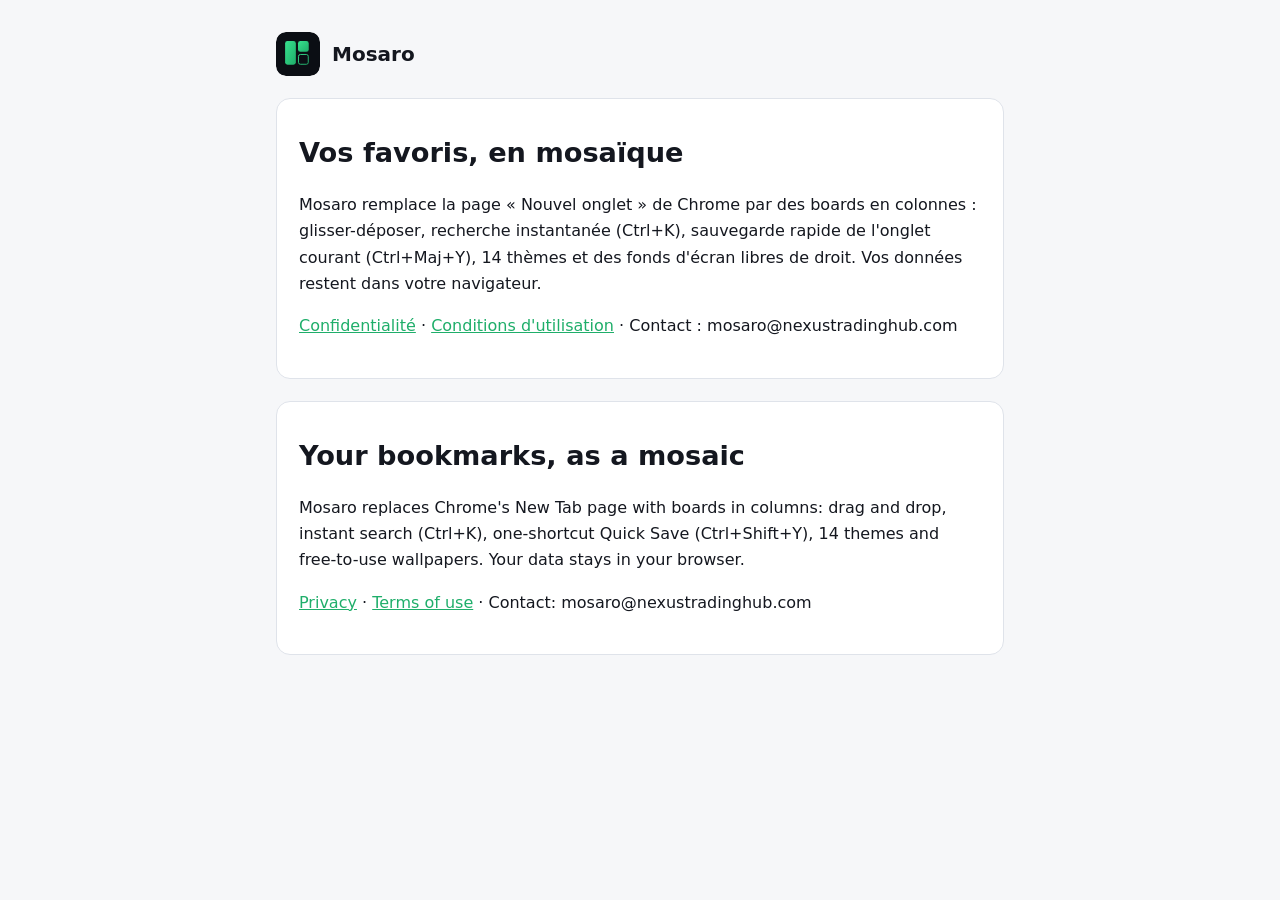
<file: index.html>
<!doctype html>
<html lang="fr">
<head>
<meta charset="utf-8">
<meta name="viewport" content="width=device-width, initial-scale=1">
<title>Mosaro — Favoris intelligents pour Chrome</title>
<meta name="description" content="Mosaro remplace la page Nouvel onglet de Chrome par un tableau de liens en colonnes : recherche, thèmes, fonds d'écran. Vos données restent dans votre navigateur.">
<link rel="stylesheet" href="style.css">
<link rel="icon" href="logo.svg" type="image/svg+xml">
</head>
<body>
<main>
<header class="site"><img src="logo.svg" alt=""><b>Mosaro</b></header>
<section lang="fr">
<h1>Vos favoris, en mosaïque</h1>
<p>Mosaro remplace la page « Nouvel onglet » de Chrome par des boards en colonnes : glisser-déposer, recherche instantanée (Ctrl+K), sauvegarde rapide de l'onglet courant (Ctrl+Maj+Y), 14 thèmes et des fonds d'écran libres de droit. Vos données restent dans votre navigateur.</p>
<p><a href="privacy.html">Confidentialité</a> · <a href="terms.html">Conditions d'utilisation</a> · Contact : mosaro@nexustradinghub.com</p>
</section>
<section lang="en">
<h1>Your bookmarks, as a mosaic</h1>
<p>Mosaro replaces Chrome's New Tab page with boards in columns: drag and drop, instant search (Ctrl+K), one-shortcut Quick Save (Ctrl+Shift+Y), 14 themes and free-to-use wallpapers. Your data stays in your browser.</p>
<p><a href="privacy.html#en">Privacy</a> · <a href="terms.html#en">Terms of use</a> · Contact: mosaro@nexustradinghub.com</p>
</section>
</main>
</body>
</html>
</file>
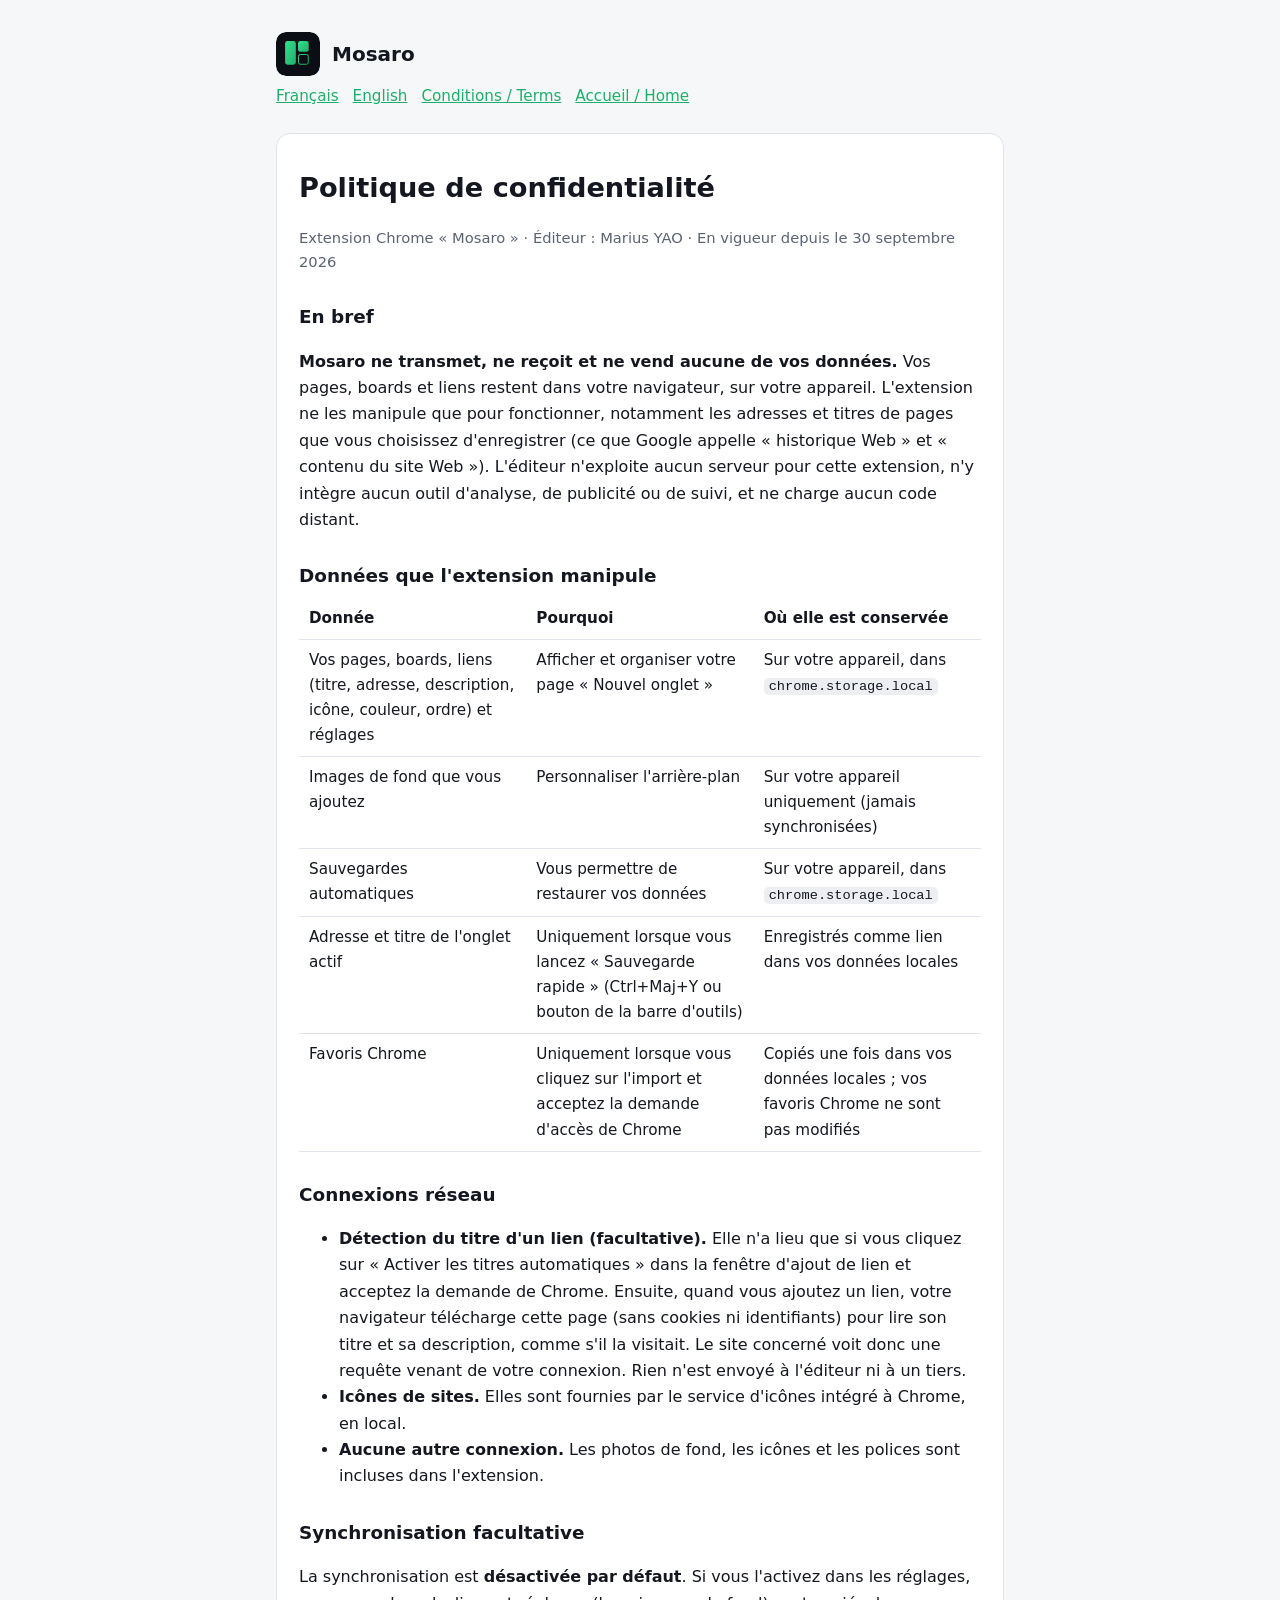
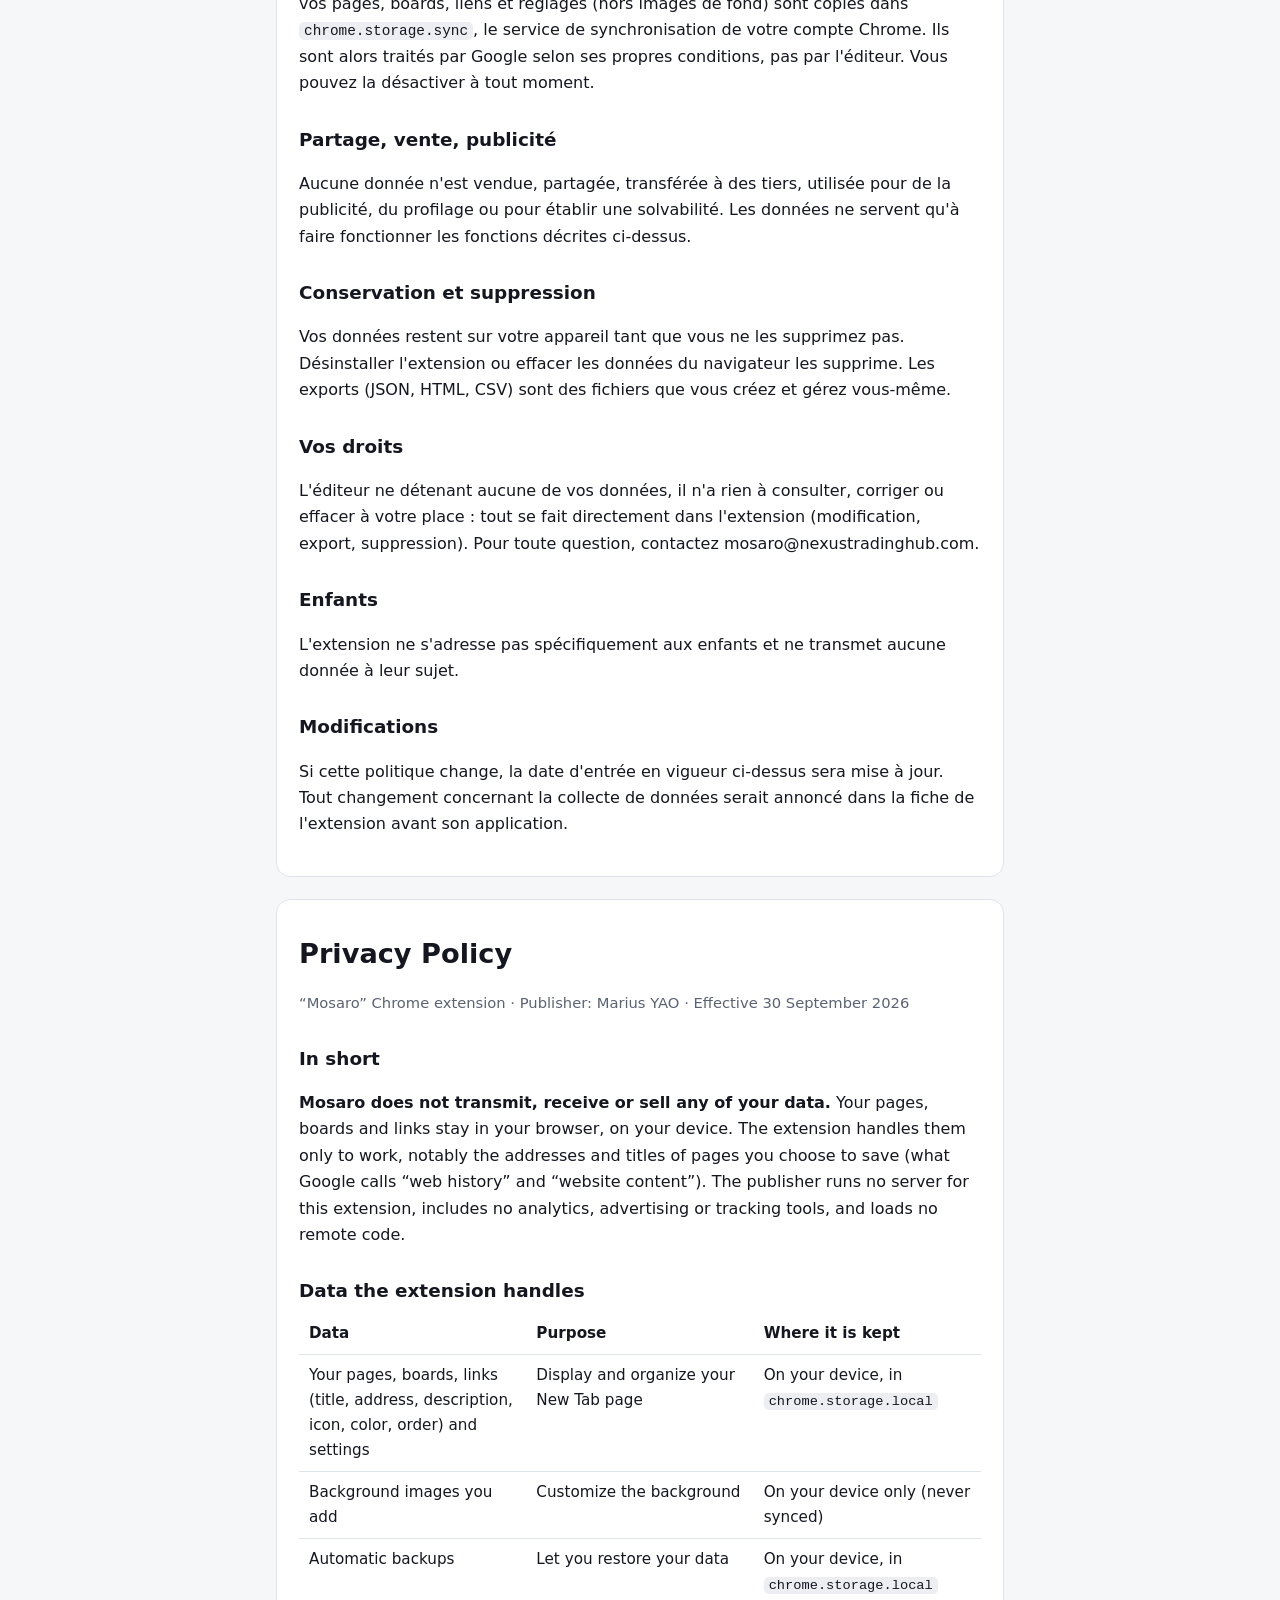
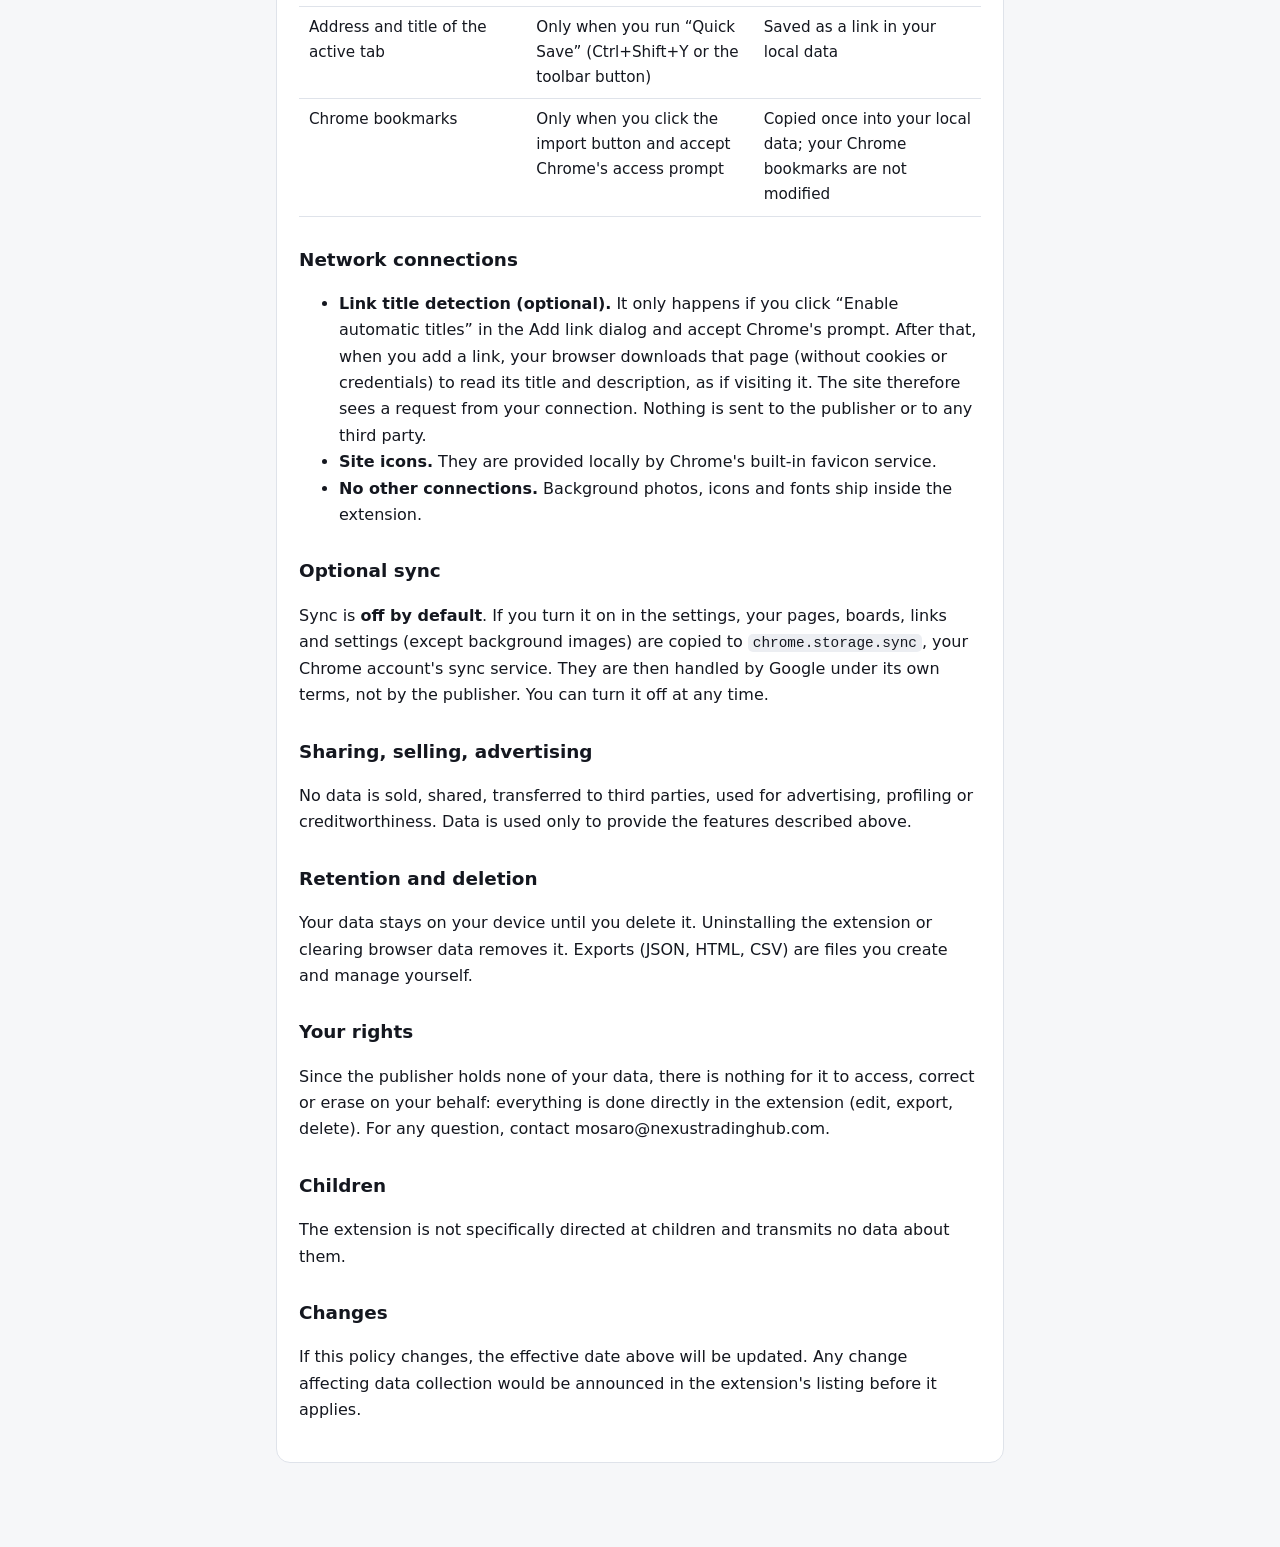
<file: privacy.html>
<!doctype html>
<html lang="fr">
<head>
<meta charset="utf-8">
<meta name="viewport" content="width=device-width, initial-scale=1">
<title>Mosaro — Politique de confidentialité / Privacy Policy</title>
<meta name="robots" content="index,follow">
<link rel="stylesheet" href="style.css">
<link rel="icon" href="logo.svg" type="image/svg+xml">
</head>
<body>
<main>
<header class="site"><img src="logo.svg" alt=""><b>Mosaro</b></header>
<nav class="lang"><a href="#fr">Français</a><a href="#en">English</a><a href="terms.html">Conditions / Terms</a><a href="index.html">Accueil / Home</a></nav>

<section id="fr" lang="fr">
<h1>Politique de confidentialité</h1>
<p class="muted">Extension Chrome « Mosaro » · Éditeur : Marius YAO · En vigueur depuis le 30 septembre 2026</p>

<h2>En bref</h2>
<p><strong>Mosaro ne transmet, ne reçoit et ne vend aucune de vos données.</strong> Vos pages, boards et liens restent dans votre navigateur, sur votre appareil. L'extension ne les manipule que pour fonctionner, notamment les adresses et titres de pages que vous choisissez d'enregistrer (ce que Google appelle « historique Web » et « contenu du site Web »). L'éditeur n'exploite aucun serveur pour cette extension, n'y intègre aucun outil d'analyse, de publicité ou de suivi, et ne charge aucun code distant.</p>

<h2>Données que l'extension manipule</h2>
<table>
<tr><th>Donnée</th><th>Pourquoi</th><th>Où elle est conservée</th></tr>
<tr><td>Vos pages, boards, liens (titre, adresse, description, icône, couleur, ordre) et réglages</td><td>Afficher et organiser votre page « Nouvel onglet »</td><td>Sur votre appareil, dans <code>chrome.storage.local</code></td></tr>
<tr><td>Images de fond que vous ajoutez</td><td>Personnaliser l'arrière-plan</td><td>Sur votre appareil uniquement (jamais synchronisées)</td></tr>
<tr><td>Sauvegardes automatiques</td><td>Vous permettre de restaurer vos données</td><td>Sur votre appareil, dans <code>chrome.storage.local</code></td></tr>
<tr><td>Adresse et titre de l'onglet actif</td><td>Uniquement lorsque vous lancez « Sauvegarde rapide » (Ctrl+Maj+Y ou bouton de la barre d'outils)</td><td>Enregistrés comme lien dans vos données locales</td></tr>
<tr><td>Favoris Chrome</td><td>Uniquement lorsque vous cliquez sur l'import et acceptez la demande d'accès de Chrome</td><td>Copiés une fois dans vos données locales ; vos favoris Chrome ne sont pas modifiés</td></tr>
</table>

<h2>Connexions réseau</h2>
<ul>
<li><strong>Détection du titre d'un lien (facultative).</strong> Elle n'a lieu que si vous cliquez sur « Activer les titres automatiques » dans la fenêtre d'ajout de lien et acceptez la demande de Chrome. Ensuite, quand vous ajoutez un lien, votre navigateur télécharge cette page (sans cookies ni identifiants) pour lire son titre et sa description, comme s'il la visitait. Le site concerné voit donc une requête venant de votre connexion. Rien n'est envoyé à l'éditeur ni à un tiers.</li>
<li><strong>Icônes de sites.</strong> Elles sont fournies par le service d'icônes intégré à Chrome, en local.</li>
<li><strong>Aucune autre connexion.</strong> Les photos de fond, les icônes et les polices sont incluses dans l'extension.</li>
</ul>

<h2>Synchronisation facultative</h2>
<p>La synchronisation est <strong>désactivée par défaut</strong>. Si vous l'activez dans les réglages, vos pages, boards, liens et réglages (hors images de fond) sont copiés dans <code>chrome.storage.sync</code>, le service de synchronisation de votre compte Chrome. Ils sont alors traités par Google selon ses propres conditions, pas par l'éditeur. Vous pouvez la désactiver à tout moment.</p>

<h2>Partage, vente, publicité</h2>
<p>Aucune donnée n'est vendue, partagée, transférée à des tiers, utilisée pour de la publicité, du profilage ou pour établir une solvabilité. Les données ne servent qu'à faire fonctionner les fonctions décrites ci-dessus.</p>

<h2>Conservation et suppression</h2>
<p>Vos données restent sur votre appareil tant que vous ne les supprimez pas. Désinstaller l'extension ou effacer les données du navigateur les supprime. Les exports (JSON, HTML, CSV) sont des fichiers que vous créez et gérez vous-même.</p>

<h2>Vos droits</h2>
<p>L'éditeur ne détenant aucune de vos données, il n'a rien à consulter, corriger ou effacer à votre place : tout se fait directement dans l'extension (modification, export, suppression). Pour toute question, contactez mosaro@nexustradinghub.com.</p>

<h2>Enfants</h2>
<p>L'extension ne s'adresse pas spécifiquement aux enfants et ne transmet aucune donnée à leur sujet.</p>

<h2>Modifications</h2>
<p>Si cette politique change, la date d'entrée en vigueur ci-dessus sera mise à jour. Tout changement concernant la collecte de données serait annoncé dans la fiche de l'extension avant son application.</p>
</section>

<section id="en" lang="en">
<h1>Privacy Policy</h1>
<p class="muted">“Mosaro” Chrome extension · Publisher: Marius YAO · Effective 30 September 2026</p>

<h2>In short</h2>
<p><strong>Mosaro does not transmit, receive or sell any of your data.</strong> Your pages, boards and links stay in your browser, on your device. The extension handles them only to work, notably the addresses and titles of pages you choose to save (what Google calls “web history” and “website content”). The publisher runs no server for this extension, includes no analytics, advertising or tracking tools, and loads no remote code.</p>

<h2>Data the extension handles</h2>
<table>
<tr><th>Data</th><th>Purpose</th><th>Where it is kept</th></tr>
<tr><td>Your pages, boards, links (title, address, description, icon, color, order) and settings</td><td>Display and organize your New Tab page</td><td>On your device, in <code>chrome.storage.local</code></td></tr>
<tr><td>Background images you add</td><td>Customize the background</td><td>On your device only (never synced)</td></tr>
<tr><td>Automatic backups</td><td>Let you restore your data</td><td>On your device, in <code>chrome.storage.local</code></td></tr>
<tr><td>Address and title of the active tab</td><td>Only when you run “Quick Save” (Ctrl+Shift+Y or the toolbar button)</td><td>Saved as a link in your local data</td></tr>
<tr><td>Chrome bookmarks</td><td>Only when you click the import button and accept Chrome's access prompt</td><td>Copied once into your local data; your Chrome bookmarks are not modified</td></tr>
</table>

<h2>Network connections</h2>
<ul>
<li><strong>Link title detection (optional).</strong> It only happens if you click “Enable automatic titles” in the Add link dialog and accept Chrome's prompt. After that, when you add a link, your browser downloads that page (without cookies or credentials) to read its title and description, as if visiting it. The site therefore sees a request from your connection. Nothing is sent to the publisher or to any third party.</li>
<li><strong>Site icons.</strong> They are provided locally by Chrome's built-in favicon service.</li>
<li><strong>No other connections.</strong> Background photos, icons and fonts ship inside the extension.</li>
</ul>

<h2>Optional sync</h2>
<p>Sync is <strong>off by default</strong>. If you turn it on in the settings, your pages, boards, links and settings (except background images) are copied to <code>chrome.storage.sync</code>, your Chrome account's sync service. They are then handled by Google under its own terms, not by the publisher. You can turn it off at any time.</p>

<h2>Sharing, selling, advertising</h2>
<p>No data is sold, shared, transferred to third parties, used for advertising, profiling or creditworthiness. Data is used only to provide the features described above.</p>

<h2>Retention and deletion</h2>
<p>Your data stays on your device until you delete it. Uninstalling the extension or clearing browser data removes it. Exports (JSON, HTML, CSV) are files you create and manage yourself.</p>

<h2>Your rights</h2>
<p>Since the publisher holds none of your data, there is nothing for it to access, correct or erase on your behalf: everything is done directly in the extension (edit, export, delete). For any question, contact mosaro@nexustradinghub.com.</p>

<h2>Children</h2>
<p>The extension is not specifically directed at children and transmits no data about them.</p>

<h2>Changes</h2>
<p>If this policy changes, the effective date above will be updated. Any change affecting data collection would be announced in the extension's listing before it applies.</p>
</section>
</main>
</body>
</html>
</file>
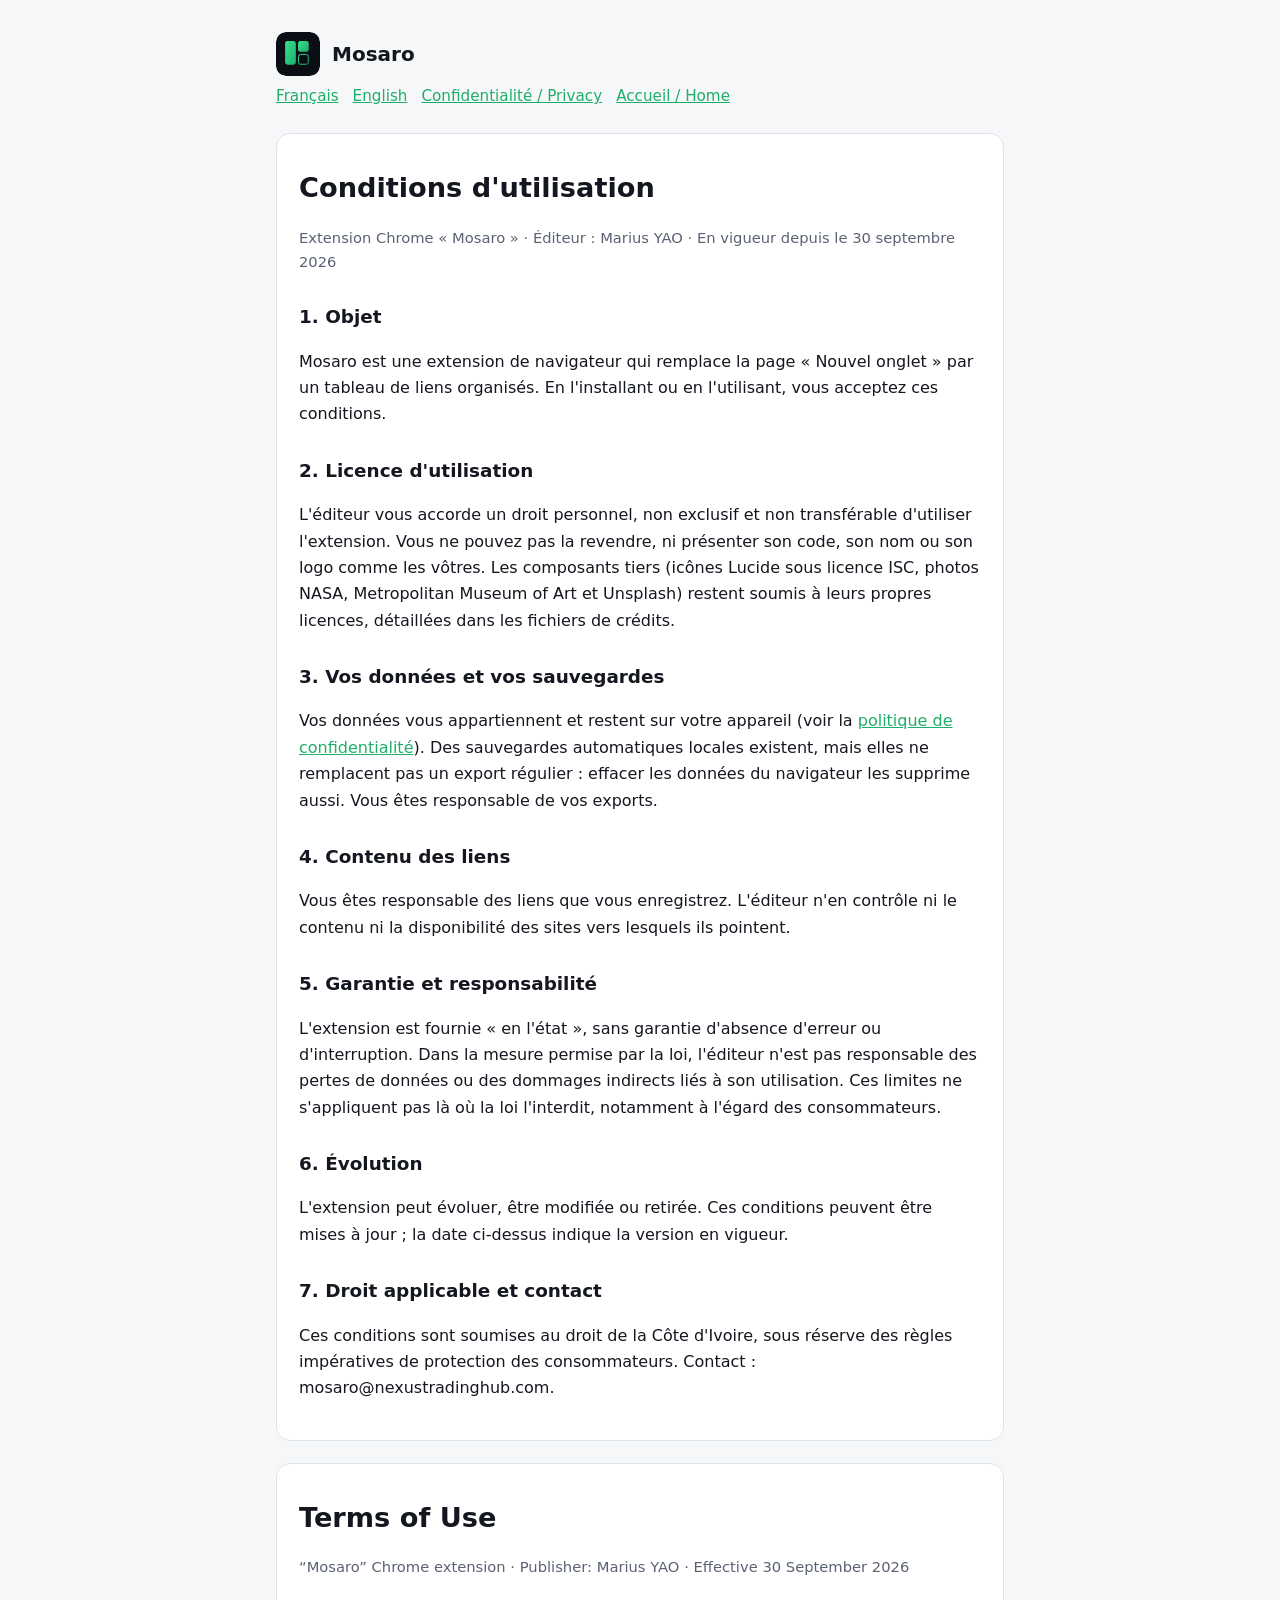
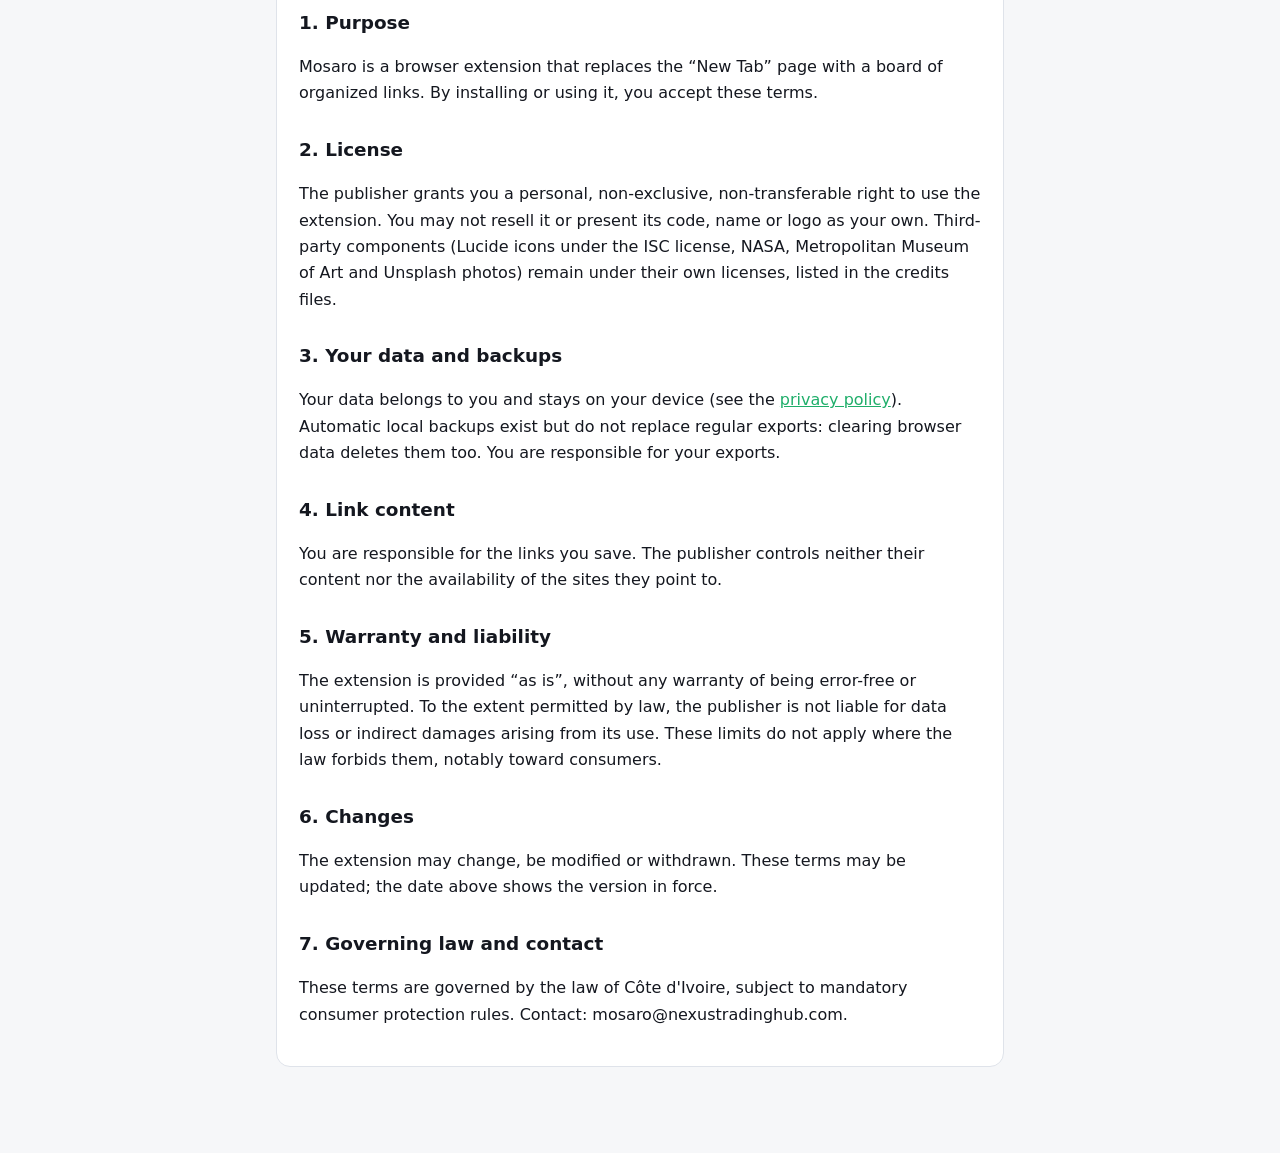
<file: terms.html>
<!doctype html>
<html lang="fr">
<head>
<meta charset="utf-8">
<meta name="viewport" content="width=device-width, initial-scale=1">
<title>Mosaro — Conditions d'utilisation / Terms of Use</title>
<link rel="stylesheet" href="style.css">
<link rel="icon" href="logo.svg" type="image/svg+xml">
</head>
<body>
<main>
<header class="site"><img src="logo.svg" alt=""><b>Mosaro</b></header>
<nav class="lang"><a href="#fr">Français</a><a href="#en">English</a><a href="privacy.html">Confidentialité / Privacy</a><a href="index.html">Accueil / Home</a></nav>

<section id="fr" lang="fr">
<h1>Conditions d'utilisation</h1>
<p class="muted">Extension Chrome « Mosaro » · Éditeur : Marius YAO · En vigueur depuis le 30 septembre 2026</p>
<h2>1. Objet</h2>
<p>Mosaro est une extension de navigateur qui remplace la page « Nouvel onglet » par un tableau de liens organisés. En l'installant ou en l'utilisant, vous acceptez ces conditions.</p>
<h2>2. Licence d'utilisation</h2>
<p>L'éditeur vous accorde un droit personnel, non exclusif et non transférable d'utiliser l'extension. Vous ne pouvez pas la revendre, ni présenter son code, son nom ou son logo comme les vôtres. Les composants tiers (icônes Lucide sous licence ISC, photos NASA, Metropolitan Museum of Art et Unsplash) restent soumis à leurs propres licences, détaillées dans les fichiers de crédits.</p>
<h2>3. Vos données et vos sauvegardes</h2>
<p>Vos données vous appartiennent et restent sur votre appareil (voir la <a href="privacy.html#fr">politique de confidentialité</a>). Des sauvegardes automatiques locales existent, mais elles ne remplacent pas un export régulier : effacer les données du navigateur les supprime aussi. Vous êtes responsable de vos exports.</p>
<h2>4. Contenu des liens</h2>
<p>Vous êtes responsable des liens que vous enregistrez. L'éditeur n'en contrôle ni le contenu ni la disponibilité des sites vers lesquels ils pointent.</p>
<h2>5. Garantie et responsabilité</h2>
<p>L'extension est fournie « en l'état », sans garantie d'absence d'erreur ou d'interruption. Dans la mesure permise par la loi, l'éditeur n'est pas responsable des pertes de données ou des dommages indirects liés à son utilisation. Ces limites ne s'appliquent pas là où la loi l'interdit, notamment à l'égard des consommateurs.</p>
<h2>6. Évolution</h2>
<p>L'extension peut évoluer, être modifiée ou retirée. Ces conditions peuvent être mises à jour ; la date ci-dessus indique la version en vigueur.</p>
<h2>7. Droit applicable et contact</h2>
<p>Ces conditions sont soumises au droit de la Côte d'Ivoire, sous réserve des règles impératives de protection des consommateurs. Contact : mosaro@nexustradinghub.com.</p>
</section>

<section id="en" lang="en">
<h1>Terms of Use</h1>
<p class="muted">“Mosaro” Chrome extension · Publisher: Marius YAO · Effective 30 September 2026</p>
<h2>1. Purpose</h2>
<p>Mosaro is a browser extension that replaces the “New Tab” page with a board of organized links. By installing or using it, you accept these terms.</p>
<h2>2. License</h2>
<p>The publisher grants you a personal, non-exclusive, non-transferable right to use the extension. You may not resell it or present its code, name or logo as your own. Third-party components (Lucide icons under the ISC license, NASA, Metropolitan Museum of Art and Unsplash photos) remain under their own licenses, listed in the credits files.</p>
<h2>3. Your data and backups</h2>
<p>Your data belongs to you and stays on your device (see the <a href="privacy.html#en">privacy policy</a>). Automatic local backups exist but do not replace regular exports: clearing browser data deletes them too. You are responsible for your exports.</p>
<h2>4. Link content</h2>
<p>You are responsible for the links you save. The publisher controls neither their content nor the availability of the sites they point to.</p>
<h2>5. Warranty and liability</h2>
<p>The extension is provided “as is”, without any warranty of being error-free or uninterrupted. To the extent permitted by law, the publisher is not liable for data loss or indirect damages arising from its use. These limits do not apply where the law forbids them, notably toward consumers.</p>
<h2>6. Changes</h2>
<p>The extension may change, be modified or withdrawn. These terms may be updated; the date above shows the version in force.</p>
<h2>7. Governing law and contact</h2>
<p>These terms are governed by the law of Côte d'Ivoire, subject to mandatory consumer protection rules. Contact: mosaro@nexustradinghub.com.</p>
</section>
</main>
</body>
</html>
</file>
<file: style.css>
:root { color-scheme: light dark; --bg: #f6f7f9; --fg: #14171f; --muted: #5a6273; --card: #fff; --line: #dfe3ea; --accent: #1fae6a; }
@media (prefers-color-scheme: dark) { :root { --bg: #0b0e14; --fg: #e6e9f0; --muted: #98a1b3; --card: #131824; --line: #232a3a; --accent: #37e08e; } }
* { box-sizing: border-box; }
body { margin: 0; background: var(--bg); color: var(--fg); font: 16px/1.65 system-ui, -apple-system, "Segoe UI", Roboto, sans-serif; }
main { max-width: 760px; margin: 0 auto; padding: 32px 16px 64px; }
header.site { display: flex; align-items: center; gap: 12px; margin-bottom: 8px; }
header.site img { width: 44px; height: 44px; border-radius: 10px; }
header.site b { font-size: 1.25rem; }
nav.lang { display: flex; gap: 14px; margin: 8px 0 24px; font-size: .95rem; }
a { color: var(--accent); }
h1 { font-size: 1.7rem; margin: 24px 0 4px; }
h2 { font-size: 1.15rem; margin: 28px 0 6px; }
p, li { color: var(--fg); }
.muted { color: var(--muted); font-size: .92rem; }
section { background: var(--card); border: 1px solid var(--line); border-radius: 14px; padding: 8px 22px 22px; margin: 22px 0; }
table { width: 100%; border-collapse: collapse; font-size: .95rem; table-layout: fixed; }
td, th { overflow-wrap: anywhere; }
th, td { text-align: left; vertical-align: top; padding: 8px 10px; border-bottom: 1px solid var(--line); }
code { background: color-mix(in srgb, var(--line) 60%, transparent); padding: 1px 5px; border-radius: 5px; font-size: .9em; }
.todo { background: #ffe58a; color: #3a2d00; padding: 0 4px; border-radius: 4px; font-weight: 600; }
@media (max-width: 560px) { section { padding: 4px 14px 18px; } table, tbody, tr, td, th { display: block; } tr { border-bottom: 1px solid var(--line); padding: 6px 0; } tr:first-child { display: none; } td, th { border: 0; padding: 3px 0; } }
</file>
